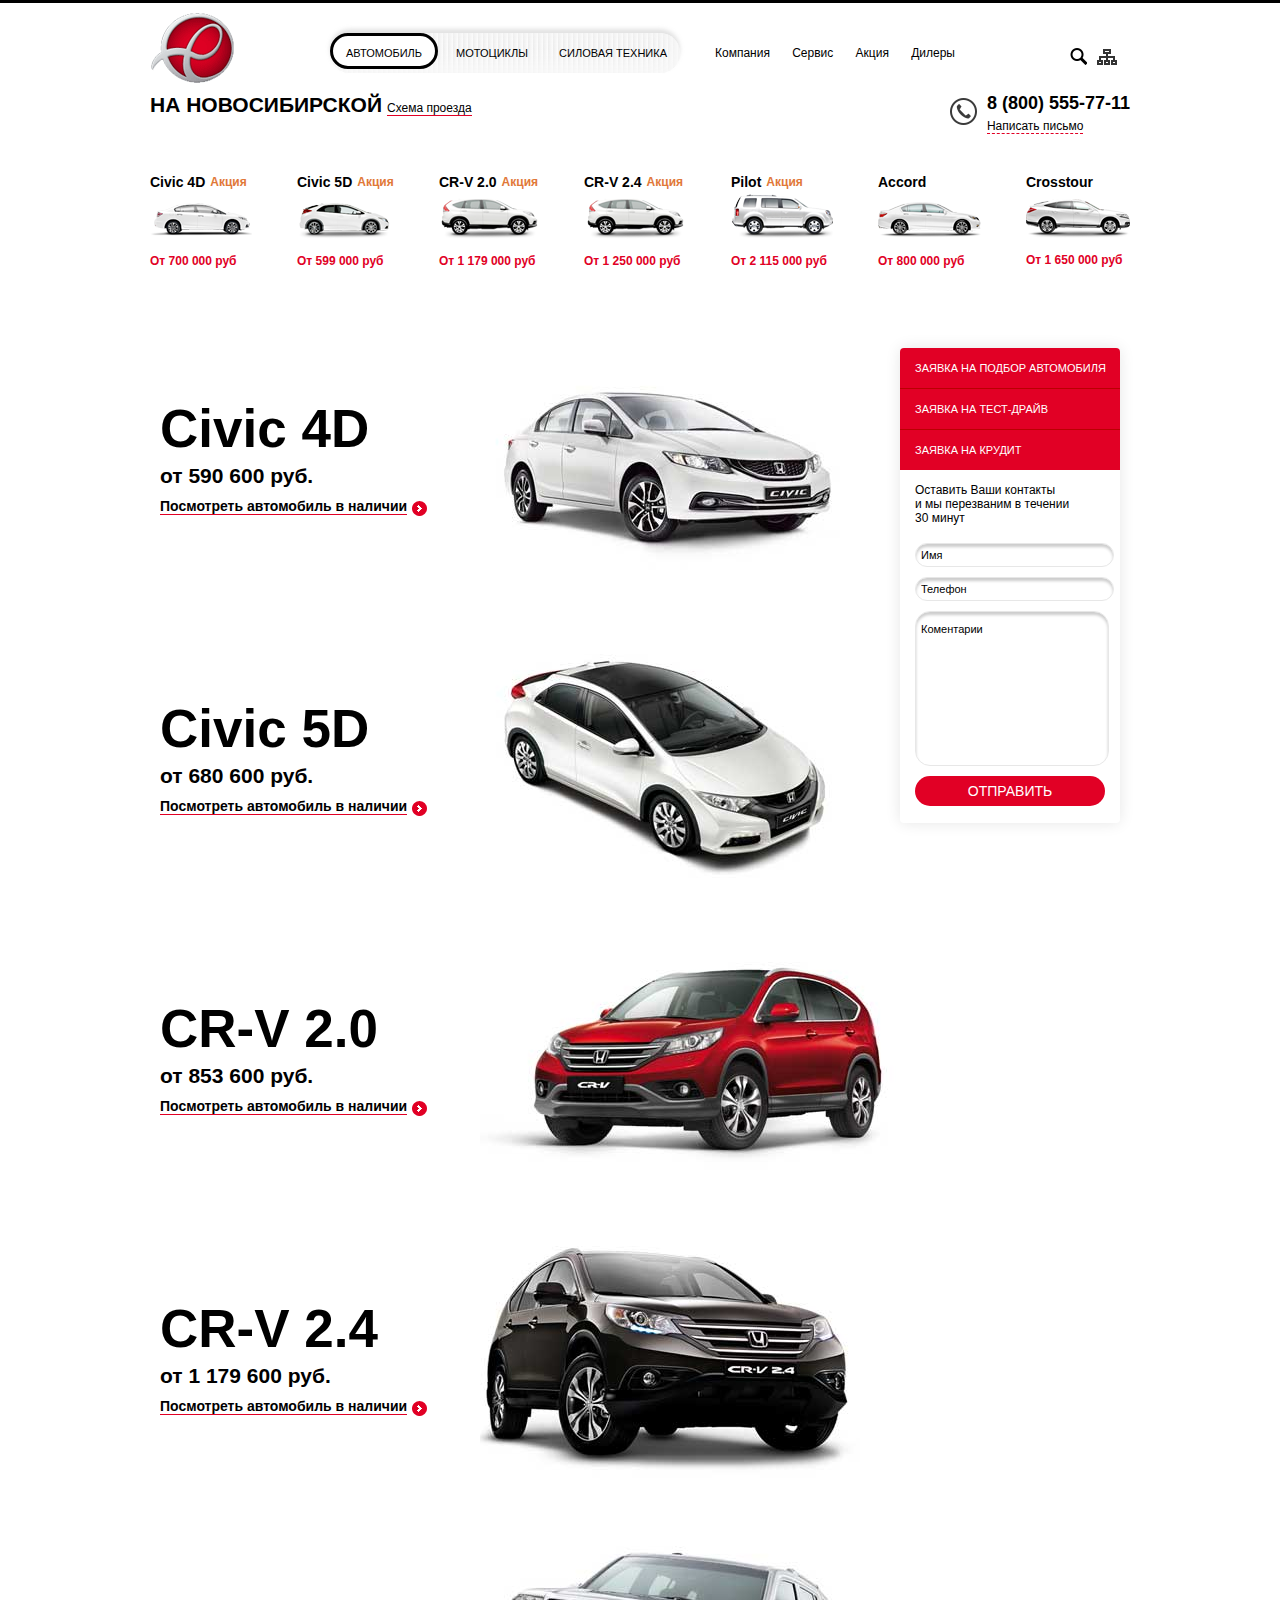
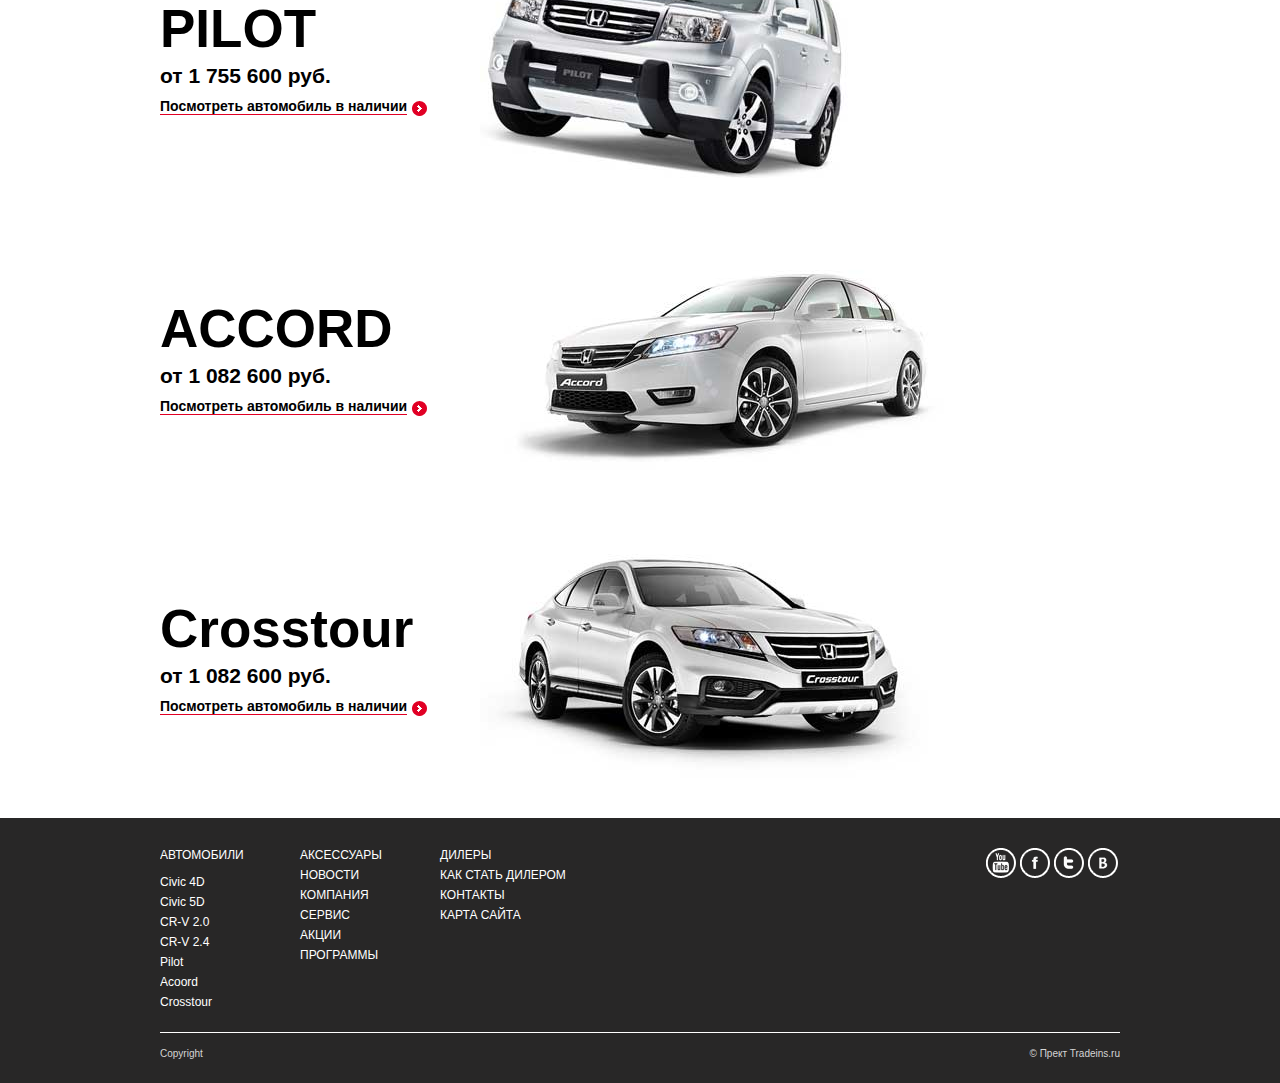
<file: desktop.bundles/list_1/index.html>
<!DOCTYPE html><html class="ua_js_no"><head><meta charset="utf-8"/><meta http-equiv="X-UA-Compatible" content="IE=edge"/><title>testtask</title><script>(function(e,c){e[c]=e[c].replace(/(ua_js_)no/g,"$1yes");})(document.documentElement,"className");</script><meta name="My testtask" content="testtask"/><link rel="stylesheet" href="index.css"/></head><body class="page"><div class="page__header-bg"></div><div class="page__header"><div class="logo"></div><div class="icons"><ul><li class="icons__el"><a href="#" alt="Найти"><img src="../../common.blocks/img/search.png"/></a></li><li class="icons__el"><a href="#" alt="Схема"><img src="../../common.blocks/img/schema.png"/></a></li></ul></div><div class="page__nav"><div class="main-nav"><div class="main-nav__el main-nav__el_check_true"><a href="#">АВТОМОБИЛЬ</a></div><div class="main-nav__el"><a href="#">МОТОЦИКЛЫ</a></div><div class="main-nav__el"><a href="#">СИЛОВАЯ ТЕХНИКА</a></div></div><div class="sub-nav"><div class="sub-nav__el"><a href="#">Компания</a></div><div class="sub-nav__el"><a href="#">Сервис</a></div><div class="sub-nav__el"><a href="#">Акция</a></div><div class="sub-nav__el"><a href="#">Дилеры</a></div></div></div><div class="info"><div class="info__name"><h1>НА НОВОСИБИРСКОЙ</h1><a href="#" alt="Схема проезда">Схема проезда</a></div><div class="info__call"><div><h2>8 (800) 555-77-11</h2><a href="#" alt="Написать письмо">Написать письмо</a></div><div><img src="../../common.blocks/img/call.png"/></div></div></div></div><div class="minicars"><div class="minicars__el"><h2 class="minicars__name minicars__name_share_true">Civic 4D</h2><img src="../../common.blocks/img/min_car_1.png" alt="Civic 4D"/><p>От 700 000 руб</p></div><div class="minicars__el"><h2 class="minicars__name minicars__name_share_true">Civic 5D</h2><img src="../../common.blocks/img/min_car_2.png" alt="Civic 5D"/><p>От 599 000 руб</p></div><div class="minicars__el"><h2 class="minicars__name minicars__name_share_true">CR-V 2.0</h2><img src="../../common.blocks/img/min_car_3.png" alt="CR-V 2.0"/><p>От 1 179 000 руб</p></div><div class="minicars__el"><h2 class="minicars__name minicars__name_share_true">CR-V 2.4</h2><img src="../../common.blocks/img/min_car_4.png" alt="CR-V 2.4"/><p>От 1 250 000 руб</p></div><div class="minicars__el"><h2 class="minicars__name minicars__name_share_true">Pilot</h2><img src="../../common.blocks/img/min_car_5.png" alt="Pilot"/><p>От 2 115 000 руб</p></div><div class="minicars__el"><h2 class="minicars__name">Accord</h2><img src="../../common.blocks/img/min_car_6.png" alt="Accord"/><p>От 800 000 руб</p></div><div class="minicars__el"><h2 class="minicars__name">Crosstour</h2><img src="../../common.blocks/img/min_car_7.png" alt="Crosstour"/><p>От 1 650 000 руб</p></div></div><div class="page__content"><div class="content"><div class="content__el"><div class="content__description"><h2>Civic 4D</h2><p>от 590 600 руб.</p><a href="#" alt="Посмотреть автомобиль в наличии">Посмотреть автомобиль в наличии</a></div><div class="content__pict"><img src="../../common.blocks/img/car_1.jpg" alt="Civic 4D"/></div></div><div class="content__el"><div class="content__description"><h2>Civic 5D</h2><p>от 680 600 руб.</p><a href="#" alt="Посмотреть автомобиль в наличии">Посмотреть автомобиль в наличии</a></div><div class="content__pict"><img src="../../common.blocks/img/car_2.jpg" alt="Civic 5D"/></div></div><div class="content__el"><div class="content__description"><h2>CR-V 2.0</h2><p>от 853 600 руб.</p><a href="#" alt="Посмотреть автомобиль в наличии">Посмотреть автомобиль в наличии</a></div><div class="content__pict"><img src="../../common.blocks/img/car_3.jpg" alt="CR-V 2.0"/></div></div><div class="content__el"><div class="content__description"><h2>CR-V 2.4</h2><p>от 1 179 600 руб.</p><a href="#" alt="Посмотреть автомобиль в наличии">Посмотреть автомобиль в наличии</a></div><div class="content__pict"><img src="../../common.blocks/img/car_4.jpg" alt="CR-V 2.4"/></div></div><div class="content__el"><div class="content__description"><h2>PILOT</h2><p>от 1 755 600 руб.</p><a href="#" alt="Посмотреть автомобиль в наличии">Посмотреть автомобиль в наличии</a></div><div class="content__pict"><img src="../../common.blocks/img/car_5.jpg" alt="PILOT"/></div></div><div class="content__el"><div class="content__description"><h2>ACCORD</h2><p>от 1 082 600 руб.</p><a href="#" alt="Посмотреть автомобиль в наличии">Посмотреть автомобиль в наличии</a></div><div class="content__pict"><img src="../../common.blocks/img/car_6.jpg" alt="ACCORD"/></div></div><div class="content__el"><div class="content__description"><h2>Crosstour</h2><p>от 1 082 600 руб.</p><a href="#" alt="Посмотреть автомобиль в наличии">Посмотреть автомобиль в наличии</a></div><div class="content__pict"><img src="../../common.blocks/img/car_7.jpg" alt="Crosstour"/></div></div></div><div class="sidebar"><div class="sidebar__sidehead"><div class="sidebar__el"><p>ЗАЯВКА НА ПОДБОР АВТОМОБИЛЯ</p></div><div class="sidebar__el"><p>ЗАЯВКА НА ТЕСТ-ДРАЙВ</p></div><div class="sidebar__el"><p>ЗАЯВКА НА КРУДИТ</p></div></div><div class="sidebar__sidecontent"><p>Оставить Ваши контакты <br/> и мы перезваним в течении <br/> 30 минут</p><form class="sidebar__form"><input class="sidebar__name" type="text" name="name" placeholder="Имя"/><input class="sidebar__phone" type="text" name="phone" placeholder="Телефон"/><input class="sidebar__coments" type="text" name="coments" placeholder="Коментарии"/><input class="sidebar__submit" type="submit" value="ОТПРАВИТЬ"/></form></div></div></div><div class="page__footer-bg"><div class="footer"><div class="footer__menu"><h3>АВТОМОБИЛИ</h3><ul class="footer__auto"><li><a href="#" alt="Civic 4D">Civic 4D</a></li><li><a href="#" alt="Civic 5D">Civic 5D</a></li><li><a href="#" alt="CR-V 2.0">CR-V 2.0</a></li><li><a href="#" alt="CR-V 2.4">CR-V 2.4</a></li><li><a href="#" alt="Pilot">Pilot</a></li><li><a href="#" alt="Acoord">Acoord</a></li><li><a href="#" alt="Crosstour">Crosstour</a></li></ul></div><div class="footer__menu"><ul class="footer__el"><li><a href="#" alt="АКСЕССУАРЫ">АКСЕССУАРЫ</a></li></ul><ul class="footer__el"><li><a href="#" alt="НОВОСТИ">НОВОСТИ</a></li></ul><ul class="footer__el"><li><a href="#" alt="КОМПАНИЯ">КОМПАНИЯ</a></li></ul><ul class="footer__el"><li><a href="#" alt="СЕРВИС">СЕРВИС</a></li></ul><ul class="footer__el"><li><a href="#" alt="АКЦИИ">АКЦИИ</a></li></ul><ul class="footer__el"><li><a href="#" alt="ПРОГРАММЫ">ПРОГРАММЫ</a></li></ul></div><div class="footer__menu"><ul class="footer__el"><li><a href="#" alt="ДИЛЕРЫ">ДИЛЕРЫ</a></li></ul><ul class="footer__el"><li><a href="#" alt="КАК СТАТЬ ДИЛЕРОМ">КАК СТАТЬ ДИЛЕРОМ</a></li></ul><ul class="footer__el"><li><a href="#" alt="КОНТАКТЫ">КОНТАКТЫ</a></li></ul><ul class="footer__el"><li><a href="#" alt="КАРТА САЙТА">КАРТА САЙТА</a></li></ul></div><div class="footer__media"><a href="#"><img src="../../common.blocks/img/youtube.png"/></a><a href="#"><img src="../../common.blocks/img/facebook.png"/></a><a href="#"><img src="../../common.blocks/img/twitter.png"/></a><a href="#"><img src="../../common.blocks/img/vk.png"/></a></div><div class="footer__copyrating"><div class="footer__cpr"><p>Copyright</p></div><div class="footer__project"><p>&copy Прект Tradeins.ru</p></div></div></div></div></body></html>
</file>
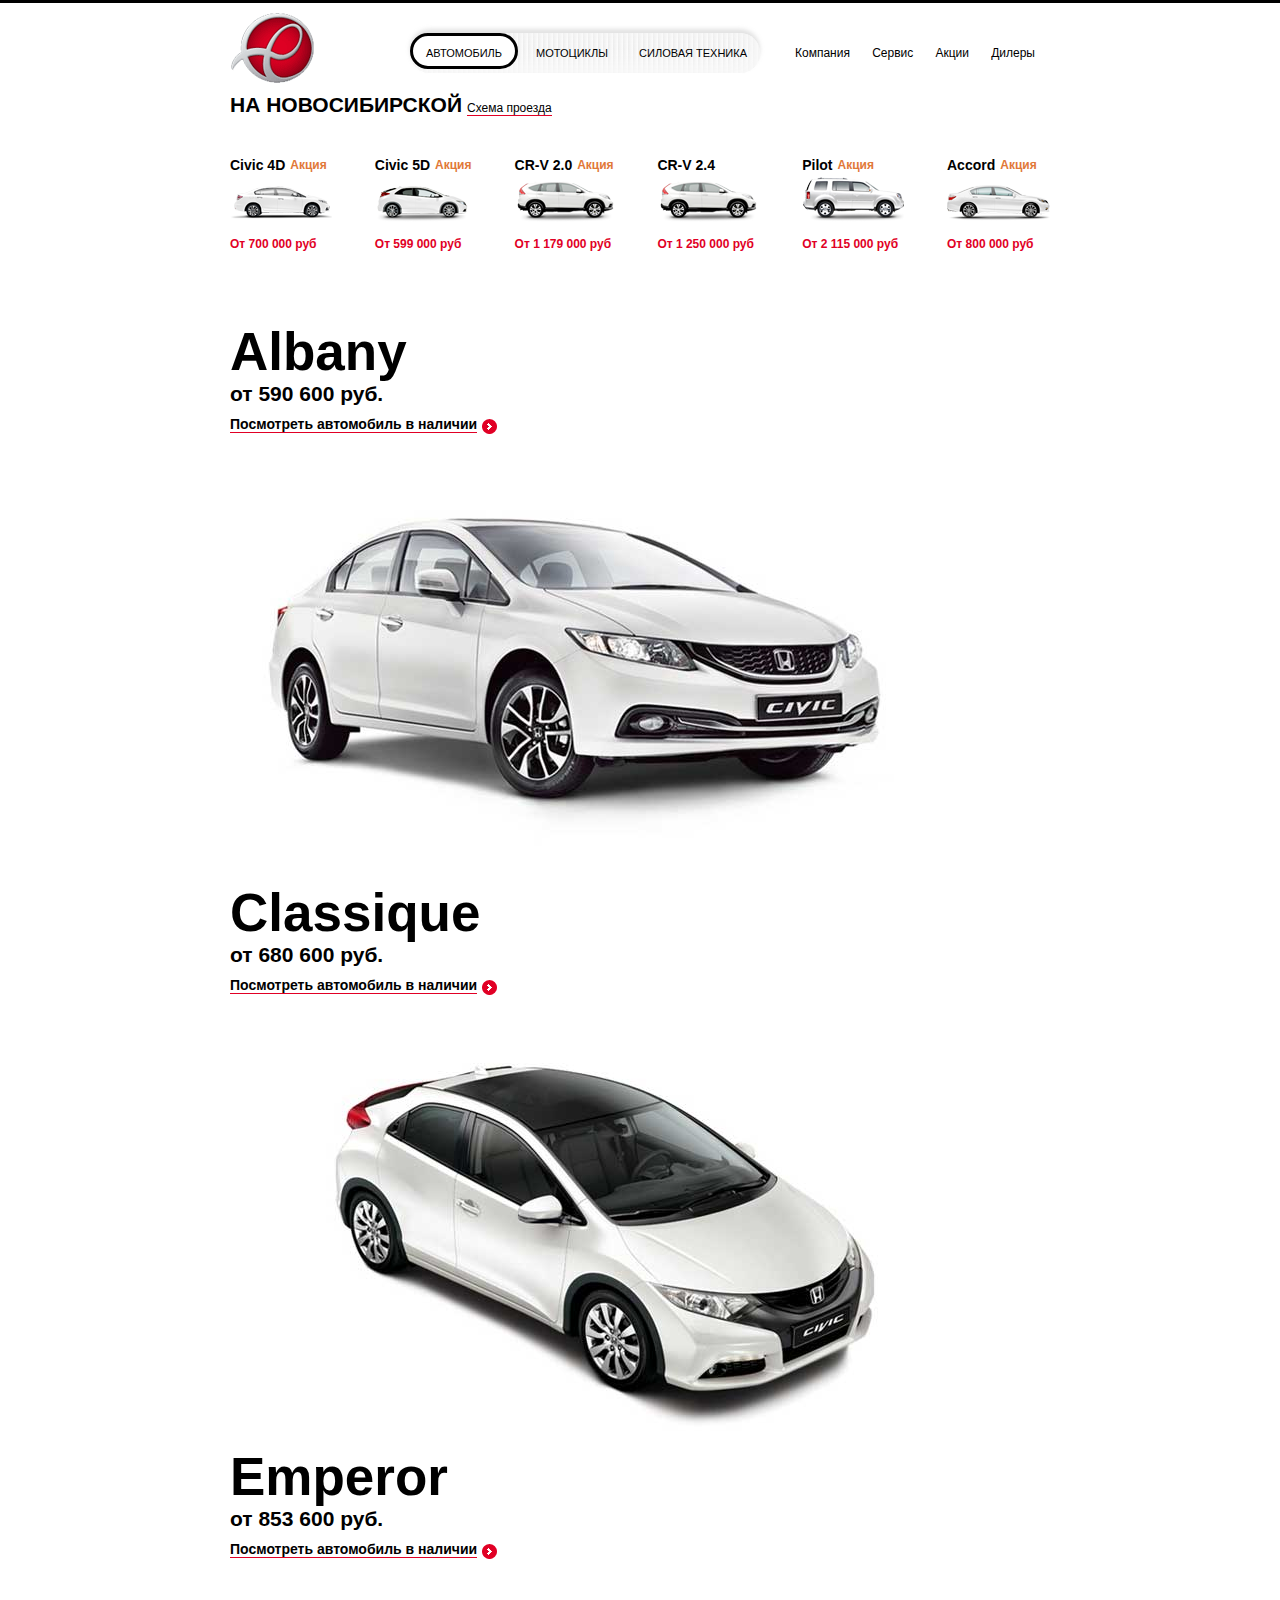
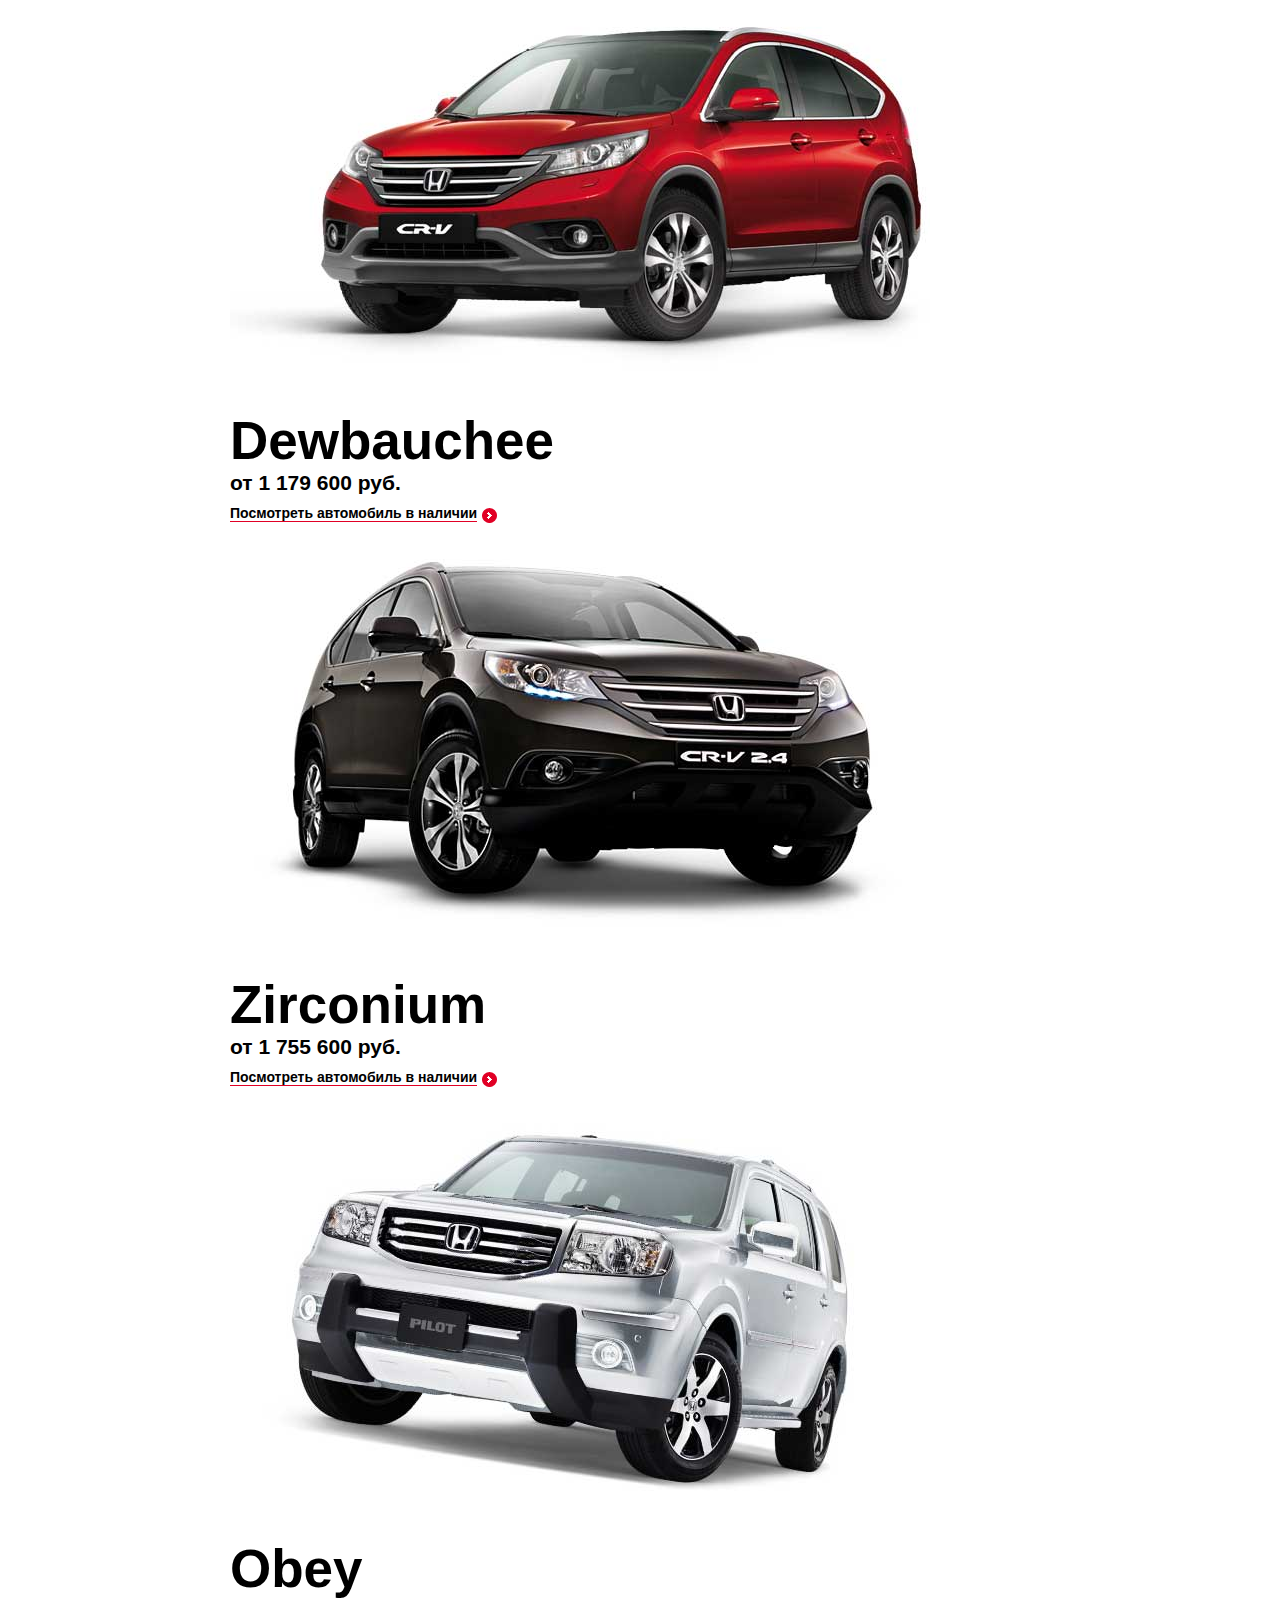
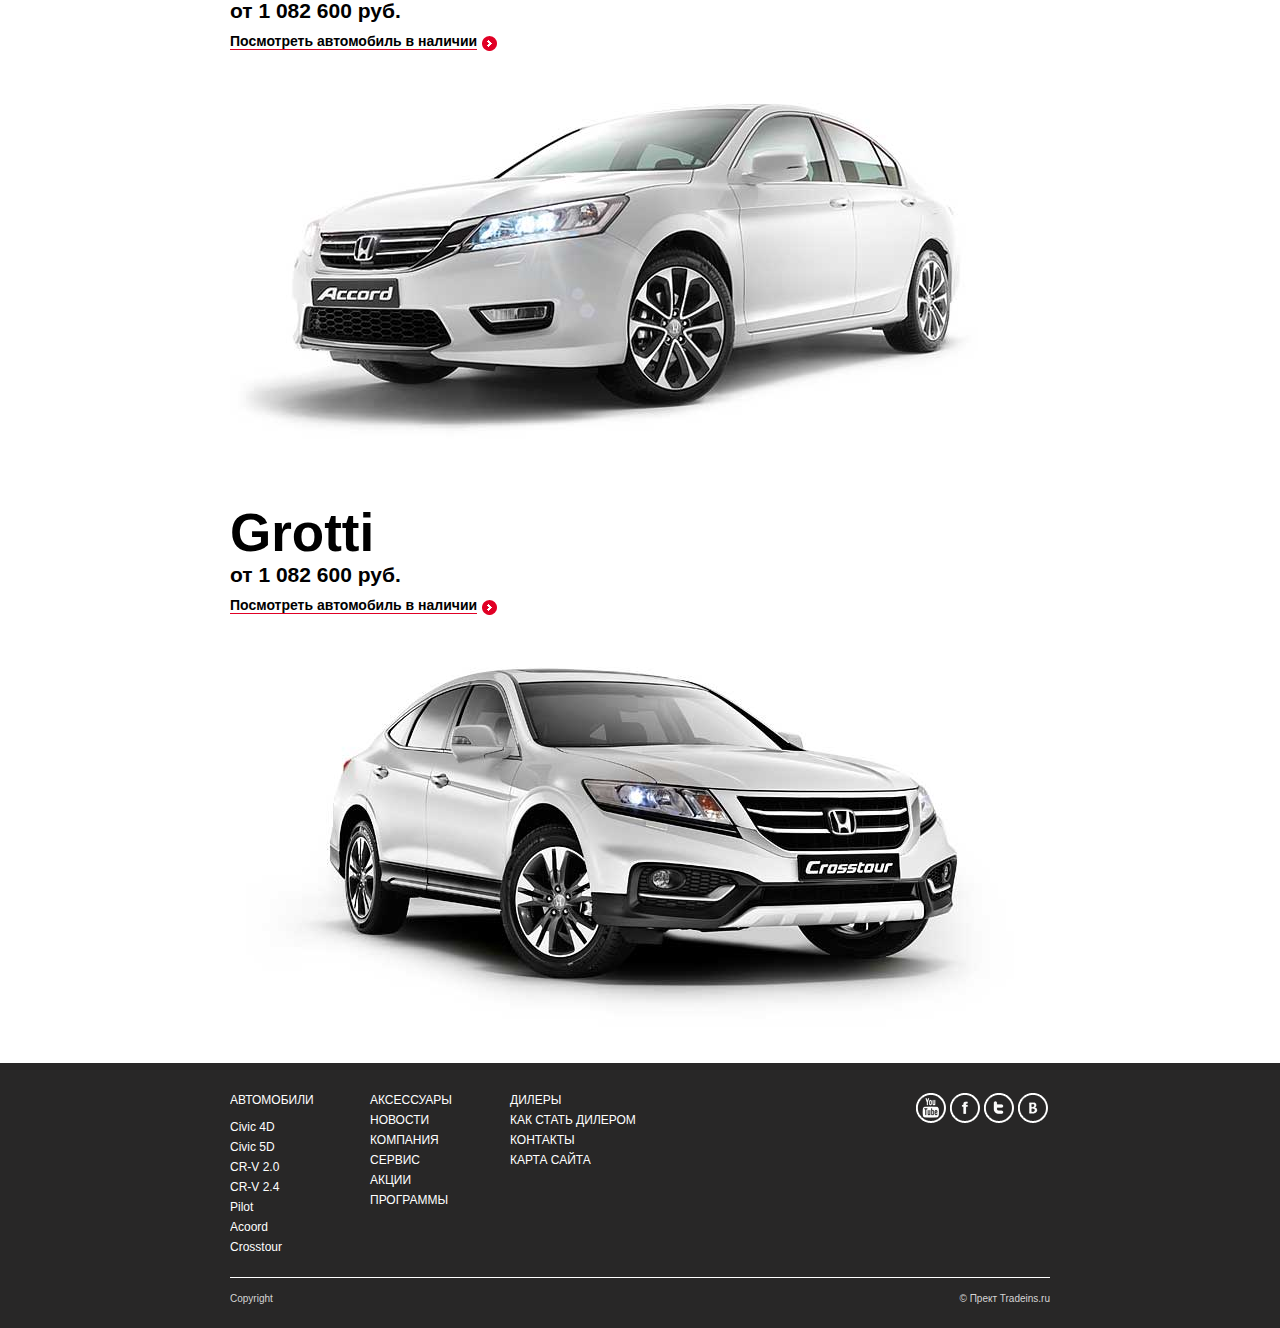
<file: desktop.bundles/list_2/index.html>
<!DOCTYPE html><html class="ua_js_no"><head><meta charset="utf-8"/><meta http-equiv="X-UA-Compatible" content="IE=edge"/><title>testtask</title><script>(function(e,c){e[c]=e[c].replace(/(ua_js_)no/g,"$1yes");})(document.documentElement,"className");</script><meta name="My testtask" content="testtask"/><link rel="stylesheet" href="index.css"/></head><body class="page"><div class="page__header-bg"></div><div class="page__header page__header_size_sm"><div class="logo"></div><div class="page__nav"><div class="main-nav"><div class="main-nav__el main-nav__el_check_true"><a href="#">АВТОМОБИЛЬ</a></div><div class="main-nav__el"><a href="#">МОТОЦИКЛЫ</a></div><div class="main-nav__el"><a href="#">СИЛОВАЯ ТЕХНИКА</a></div></div><div class="sub-nav"><div class="sub-nav__el"><a href="#">Компания</a></div><div class="sub-nav__el"><a href="#">Сервис</a></div><div class="sub-nav__el"><a href="#">Акции</a></div><div class="sub-nav__el"><a href="#">Дилеры</a></div></div></div><div class="info"><div class="info__name"><h1>НА НОВОСИБИРСКОЙ</h1><a href="#" alt="Схема проезда">Схема проезда</a></div></div></div><div class="minicars minicars_size_sm"><div class="minicars__el"><h2 class="minicars__name minicars__name_share_true">Civic 4D</h2><img src="../../common.blocks/img/min_car_1.png" alt="Civic 4D"/><p>От 700 000 руб</p></div><div class="minicars__el"><h2 class="minicars__name minicars__name_share_true">Civic 5D</h2><img src="../../common.blocks/img/min_car_2.png" alt="Civic 5D"/><p>От 599 000 руб</p></div><div class="minicars__el"><h2 class="minicars__name minicars__name_share_true">CR-V 2.0</h2><img src="../../common.blocks/img/min_car_3.png" alt="CR-V 2.0"/><p>От 1 179 000 руб</p></div><div class="minicars__el"><h2 class="minicars__name">CR-V 2.4</h2><img src="../../common.blocks/img/min_car_4.png" alt="CR-V 2.4"/><p>От 1 250 000 руб</p></div><div class="minicars__el"><h2 class="minicars__name minicars__name_share_true">Pilot</h2><img src="../../common.blocks/img/min_car_5.png" alt="Pilot"/><p>От 2 115 000 руб</p></div><div class="minicars__el"><h2 class="minicars__name minicars__name_share_true">Accord</h2><img src="../../common.blocks/img/min_car_6.png" alt="Accord"/><p>От 800 000 руб</p></div></div><div class="page__content-big"><div class="content-big"><div class="content-big__el"><div class="content-big__description"><h2>Albany</h2><p>от 590 600 руб.</p><a href="#" alt="Посмотреть автомобиль в наличии">Посмотреть автомобиль в наличии</a></div><div class="content-big__pict"><img src="../../common.blocks/img/car_1_lg.jpg"/></div></div><div class="content-big__el"><div class="content-big__description"><h2>Classique</h2><p>от 680 600 руб.</p><a href="#" alt="Посмотреть автомобиль в наличии">Посмотреть автомобиль в наличии</a></div><div class="content-big__pict"><img src="../../common.blocks/img/car_2_lg.jpg"/></div></div><div class="content-big__el"><div class="content-big__description"><h2>Emperor</h2><p>от 853 600 руб.</p><a href="#" alt="Посмотреть автомобиль в наличии">Посмотреть автомобиль в наличии</a></div><div class="content-big__pict"><img src="../../common.blocks/img/car_3_lg.jpg"/></div></div><div class="content-big__el"><div class="content-big__description"><h2>Dewbauchee</h2><p>от 1 179 600 руб.</p><a href="#" alt="Посмотреть автомобиль в наличии">Посмотреть автомобиль в наличии</a></div><div class="content-big__pict"><img src="../../common.blocks/img/car_4_lg.jpg"/></div></div><div class="content-big__el"><div class="content-big__description"><h2>Zirconium</h2><p>от 1 755 600 руб.</p><a href="#" alt="Посмотреть автомобиль в наличии">Посмотреть автомобиль в наличии</a></div><div class="content-big__pict"><img src="../../common.blocks/img/car_5_lg.jpg"/></div></div><div class="content-big__el"><div class="content-big__description"><h2>Obey</h2><p>от 1 082 600 руб.</p><a href="#" alt="Посмотреть автомобиль в наличии">Посмотреть автомобиль в наличии</a></div><div class="content-big__pict"><img src="../../common.blocks/img/car_6_lg.jpg"/></div></div><div class="content-big__el"><div class="content-big__description"><h2>Grotti</h2><p>от 1 082 600 руб.</p><a href="#" alt="Посмотреть автомобиль в наличии">Посмотреть автомобиль в наличии</a></div><div class="content-big__pict"><img src="../../common.blocks/img/car_7_lg.jpg"/></div></div></div></div><div class="page__footer-bg"><div class="footer footer_size_sm"><div class="footer__menu"><h3>АВТОМОБИЛИ</h3><ul class="footer__auto"><li><a href="#" alt="Civic 4D">Civic 4D</a></li><li><a href="#" alt="Civic 5D">Civic 5D</a></li><li><a href="#" alt="CR-V 2.0">CR-V 2.0</a></li><li><a href="#" alt="CR-V 2.4">CR-V 2.4</a></li><li><a href="#" alt="Pilot">Pilot</a></li><li><a href="#" alt="Acoord">Acoord</a></li><li><a href="#" alt="Crosstour">Crosstour</a></li></ul></div><div class="footer__menu"><ul class="footer__el"><li><a href="#" alt="АКСЕССУАРЫ">АКСЕССУАРЫ</a></li></ul><ul class="footer__el"><li><a href="#" alt="НОВОСТИ">НОВОСТИ</a></li></ul><ul class="footer__el"><li><a href="#" alt="КОМПАНИЯ">КОМПАНИЯ</a></li></ul><ul class="footer__el"><li><a href="#" alt="СЕРВИС">СЕРВИС</a></li></ul><ul class="footer__el"><li><a href="#" alt="АКЦИИ">АКЦИИ</a></li></ul><ul class="footer__el"><li><a href="#" alt="ПРОГРАММЫ">ПРОГРАММЫ</a></li></ul></div><div class="footer__menu"><ul class="footer__el"><li><a href="#" alt="ДИЛЕРЫ">ДИЛЕРЫ</a></li></ul><ul class="footer__el"><li><a href="#" alt="КАК СТАТЬ ДИЛЕРОМ">КАК СТАТЬ ДИЛЕРОМ</a></li></ul><ul class="footer__el"><li><a href="#" alt="КОНТАКТЫ">КОНТАКТЫ</a></li></ul><ul class="footer__el"><li><a href="#" alt="КАРТА САЙТА">КАРТА САЙТА</a></li></ul></div><div class="footer__media"><a href="#"><img src="../../common.blocks/img/youtube.png"/></a><a href="#"><img src="../../common.blocks/img/facebook.png"/></a><a href="#"><img src="../../common.blocks/img/twitter.png"/></a><a href="#"><img src="../../common.blocks/img/vk.png"/></a></div><div class="footer__copyrating footer__copyrating_size_sm"><div class="footer__cpr"><p>Copyright</p></div><div class="footer__project"><p>&copy Прект Tradeins.ru</p></div></div></div></div></body></html>
</file>
<file: desktop.bundles/list_1/index.css>
/* ../../desktop.blocks/logo/logo.css:begin */
/* line 1, logo.scss */
.logo {
  background: url(../../common.blocks/img/logo.png) center center no-repeat;
  width: 85px;
  height: 70px;
  margin: 10px 0;
  float: left;
}
/* ../../desktop.blocks/logo/logo.css:end */
/* ../../desktop.blocks/icons/icons.css:begin */
/* line 1, icons.scss */
.icons {
  width: 65px;
  float: right;
  margin-top: 40px;
}
/* line 5, icons.scss */
.icons__el {
  text-decoration: none;
  list-style: none;
  display: inline-block;
  padding: 5px;
}
/* ../../desktop.blocks/icons/icons.css:end */
/* ../../desktop.blocks/main-nav/main-nav.css:begin */
/* line 1, main-nav.scss */
.main-nav {
  width: 350px;
  height: 40px;
  border-radius: 20px;
  background: -webkit-repeating-linear-gradient(90deg, #f1f1f1 3px, #e9e9e9 2px, transparent 8px);
  background: repeating-linear-gradient(0deg, #f1f1f1 3px, #e9e9e9 2px, transparent 8px);
  background: -webkit-repeating-linear-gradient(0deg, #f1f1f1 3px, #e9e9e9 2px, transparent 8px);
  background: -o-repeating-linear-gradient(0deg, #f1f1f1 3px, #e9e9e9 2px, transparent 8px);
  box-shadow: inset 0 0 30px whitesmoke, 0 -4px 4px rgba(213, 213, 213, 0.7), inset 0 -10px 20px rgba(255, 255, 255, 0.7);
  display: -webkit-box;
  display: flex;
  display: -webkit-flex;
  display: -ms-flexbox;
  -webkit-box-pack: justify;
  -webkit-justify-content: space-between;
      -ms-flex-pack: justify;
          justify-content: space-between;
}
/* line 20, main-nav.scss */
.main-nav__el {
  padding: 0 8px;
}
/* line 23, main-nav.scss */
.main-nav__el a {
  text-decoration: none;
  list-style: none;
  font: 11px Arial, sans-serif;
  color: #000;
  padding: 10px 5px;
  line-height: 40px;
}
/* line 31, main-nav.scss */
.main-nav__el_check_true {
  border-radius: 20px;
  border: 3px solid #000;
  background: #fff;
  height: 30px;
}
/* line 37, main-nav.scss */
.main-nav__el_check_true a {
  line-height: 35px;
}
/* ../../desktop.blocks/main-nav/main-nav.css:end */
/* ../../desktop.blocks/sub-nav/sub-nav.css:begin */
/* line 1, main-nav.scss */
.sub-nav {
  width: 250px;
  height: 15px;
  margin-top: 11px;
  display: -webkit-box;
  display: flex;
  display: -webkit-flex;
  display: -ms-flexbox;
  -webkit-box-pack: justify;
  -webkit-justify-content: space-between;
      -ms-flex-pack: justify;
          justify-content: space-between;
}

/* line 13, main-nav.scss */
.sub-nav a {
  text-decoration: none;
  list-style: none;
  font: 12px Arial, sans-serif;
  color: #000;
  padding: 5px;
  line-height: 15px;
}
/* ../../desktop.blocks/sub-nav/sub-nav.css:end */
/* ../../desktop.blocks/info/info.css:begin */
/* line 1, info.scss */
.info {
  clear: both;
  margin-top: 15px;
}
/* line 4, info.scss */
.info__name {
  width: 370px;
  float: left;
}
/* line 8, info.scss */
.info__name h1 {
  display: inline-block;
  font: bold 21px Verdana, Arial, sans-serif;
  color: #000;
}
/* line 13, info.scss */
.info__name a {
  display: inline-block;
  font: 12px Arial, sans-serif;
  color: #000;
  border-bottom: 1px solid #e10025;
  margin-left: 5px;
  text-decoration: none;
}
/* line 21, info.scss */
.info__call {
  width: 230px;
  float: right;
}
/* line 25, info.scss */
.info__call div {
  display: inline-block;
  float: right;
}
/* line 29, info.scss */
.info__call h2 {
  font: bold 18px Verdana, Arial, sans-serif;
  color: #000;
}
/* line 33, info.scss */
.info__call a {
  font: 12px Arial, sans-serif;
  color: #000;
  border-bottom: 1px dashed #e10025;
  float: left;
  margin-top: 5px;
  text-decoration: none;
}
/* line 41, info.scss */
.info__call img {
  margin: 5px 10px 0 0;
}
/* ../../desktop.blocks/info/info.css:end */
/* ../../desktop.blocks/minicars/minicars.css:begin */
@charset "UTF-8";
/* line 1, minicars.scss */
.minicars {
  clear: both;
  padding-top: 40px;
  margin: 0 auto;
  width: 980px;
  display: -webkit-box;
  display: flex;
  display: -webkit-flex;
  display: -ms-flexbox;
  -webkit-box-pack: justify;
  -webkit-justify-content: space-between;
      -ms-flex-pack: justify;
          justify-content: space-between;
}
/* line 12, minicars.scss */
.minicars__name {
  font: bold 14px Arial, sans-serif;
  color: #000;
}
/* line 16, minicars.scss */
.minicars__el p {
  font: bold 12px Arial, sans-serif;
  color: #e10025;
  padding-top: 10px;
}

/* line 23, minicars.scss */
.minicars__name_share_true:after {
  content: 'Акция';
  font: bold 12px Arial, sans-serif;
  color: #e17838;
  padding-left: 5px;
  position: relative;
  top: -1px;
}

/* line 32, minicars.scss */
.minicars_size_sm {
  width: 820px;
}
/* ../../desktop.blocks/minicars/minicars.css:end */
/* ../../desktop.blocks/content/content.css:begin */
/* line 1, content.scss */
.content {
  width: 700px;
  margin: 50px 10px 0 10px;
  float: left;
  display: -webkit-box;
  display: flex;
  display: -webkit-flex;
  display: -ms-flexbox;
  -webkit-box-orient: vertical;
  -webkit-box-direction: normal;
  -webkit-flex-direction: column;
      -ms-flex-direction: column;
          flex-direction: column;
  -webkit-box-pack: justify;
  -webkit-justify-content: space-between;
      -ms-flex-pack: justify;
          justify-content: space-between;
}
/* line 12, content.scss */
.content__el {
  width: 700px;
  height: 250px;
  margin: 20px  0 30px 0;
}
/* line 17, content.scss */
.content__description {
  width: 300px;
  height: 220px;
  margin-bottom: 30px;
  margin-top: 20px;
  float: left;
}
/* line 23, content.scss */
.content__description h2 {
  font: bold 53px Verdana, Arial, sans-serif;
  position: relative;
  top: 40px;
  left: 0;
}
/* line 29, content.scss */
.content__description p {
  font: bold 21px Verdana, Arial, sans-serif;
  position: relative;
  top: 30px;
  left: 0;
  margin-top: 15px;
}
/* line 36, content.scss */
.content__description a {
  font: bold 14px Verdana, Arial, sans-serif;
  position: relative;
  color: #000;
  top: 40px;
  left: 0;
  margin-top: 15px;
  border-bottom: 1px solid #e10025;
  width: 285px;
  text-decoration: none;
}
/* line 47, content.scss */
.content__description a:after {
  content: '';
  background: url(../../common.blocks/img/row.png) no-repeat;
  position: absolute;
  width: 15px;
  height: 15px;
  margin: 3px 0 0 5px;
}

/* line 58, content.scss */
.content__pict {
  width: 380px;
  height: 220px;
  margin-bottom: 50px;
  float: left;
  padding-left: 20px;
}
/* ../../desktop.blocks/content/content.css:end */
/* ../../desktop.blocks/sidebar/sidebar.css:begin */
/* line 1, sidebar.scss */
.sidebar {
  width: 220px;
  height: 475px;
  margin: 80px 10px 0 10px;
  float: right;
  border-radius: 4px;
  box-shadow: 0 0 15px rgba(0, 0, 0, 0.1);
}
/* line 11, sidebar.scss */
.sidebar__el {
  height: 40px;
  background: #e10025;
  cursor: pointer;
  -webkit-transition: all .2s ease-in-out;
  transition: all .2s ease-in-out;
}
/* line 21, sidebar.scss */
.sidebar__el:hover {
  background: #b90101;
  box-shadow: inset 0 0 5px rgba(0, 0, 0, 0.2);
}
/* line 28, sidebar.scss */
.sidebar__el p {
  font: 11px Arial, sans-serif;
  color: #fff;
  padding-left: 15px;
  line-height: 40px;
}
/* line 34, sidebar.scss */
.sidebar__el:nth-of-type(1) {
  border-radius: 4px 4px 0 0;
}
/* line 37, sidebar.scss */
.sidebar__el:nth-of-type(2) {
  border-bottom: 1px solid #b90101;
  border-top: 1px solid #b90101;
}

/* line 45, sidebar.scss */
.sidebar__name, .sidebar__phone, .sidebar__coments {
  border-radius: 20px;
  border: 1px solid #e7e7e7;
  width: 190px;
  height: 20px;
  margin: 0 15px 10px 15px;
  padding-left: 5px;
  outline: none;
  font: 11px Verdana, Arial, sans-serif;
  vertical-align: top;
  box-shadow: inset 0 3px 3px rgba(0, 0, 0, 0.2);
}

/* line 61, sidebar.scss */
input[type="text"] {
  color: #000;
}

/* line 65, sidebar.scss */
input[type="text"]::-webkit-input-placeholder {
  color: #000;
}

/* line 70, sidebar.scss */
input[type="search"]::-moz-placeholder {
  color: #000;
}

/* line 75, sidebar.scss */
.sidebar__sidecontent p {
  padding: 13px 20px 18px 15px;
  font: 12px Arial, sans-serif;
}
/* line 79, sidebar.scss */
.sidebar__coments {
  height: 155px;
  box-sizing: border-box;
  padding-bottom: 120px;
  border-radius: 15px;
  width: 194px;
}
/* line 86, sidebar.scss */
.sidebar__submit {
  height: 30px;
  width: 190px;
  border-radius: 20px;
  border: none;
  background: #e10025;
  margin: 0 15px 0 15px;
  font: 14px Arial, sans-serif;
  color: #fff;
  outline: none;
  cursor: pointer;
}
/* ../../desktop.blocks/sidebar/sidebar.css:end */
/* ../../desktop.blocks/footer/footer.css:begin */
/* line 1, footer.scss */
.footer {
  width: 960px;
  height: 265px;
  margin: 0 auto;
  overflow: hidden;
  position: relative;
}
/* line 7, footer.scss */
.footer__menu {
  float: left;
  width: 140px;
  height: 160px;
  margin-top: 30px;
  font: 12px Arial, sans-serif;
  color: #fff;
}
/* line 15, footer.scss */
.footer__menu:nth-of-type(1) h3 {
  padding-bottom: 10px;
}
/* line 18, footer.scss */
.footer__auto li {
  padding: 3px 0;
}
/* line 21, footer.scss */
.footer__auto a {
  text-decoration: none;
  list-style: none;
  font: 12px Arial, sans-serif;
  color: #fff;
}
/* line 27, footer.scss */
.footer__el li {
  padding: 6px 0;
}
/* line 30, footer.scss */
.footer__el li:nth-of-type(1) {
  padding-top: 0;
}
/* line 33, footer.scss */
.footer__el a {
  text-decoration: none;
  list-style: none;
  font: 12px Arial, sans-serif;
  color: #fff;
}
/* line 39, footer.scss */
.footer__media {
  float: right;
  margin-top: 30px;
}
/* line 42, footer.scss */
.footer__media a {
  padding: 0 2px;
}
/* line 46, footer.scss */
.footer__copyrating {
  clear: both;
  height: 50px;
  width: 960px;
  margin: 25px auto 0 auto;
  border-top: 1px solid #fff;
  clear: both;
  font: 10px Verdana, Arial, sans-serif;
  color: #d5d5d5;
  position: absolute;
  bottom: 0;
}
/* line 58, footer.scss */
.footer__cpr {
  float: left;
  padding-top: 15px;
}
/* line 62, footer.scss */
.footer__project {
  float: right;
  padding-top: 15px;
}

/* line 68, footer.scss */
.footer_size_sm {
  width: 820px;
}

/* line 72, footer.scss */
.footer__copyrating_size_sm {
  width: 820px;
}
/* ../../desktop.blocks/footer/footer.css:end */
/* ../../desktop.blocks/page/page.css:begin */
/* Welcome to Compass.
 * In this file you should write your main styles. (or centralize your imports)
 * Import this file using the following HTML or equivalent:
 * <link href="/stylesheets/screen.css" media="screen, projection" rel="stylesheet" type="text/css" /> */
/* line 5, ../../../../../../../var/lib/gems/2.1.0/gems/compass-core-1.0.3/stylesheets/compass/reset/_utilities.scss */
html, body, div, span, applet, object, iframe,
h1, h2, h3, h4, h5, h6, p, blockquote, pre,
a, abbr, acronym, address, big, cite, code,
del, dfn, em, img, ins, kbd, q, s, samp,
small, strike, strong, sub, sup, tt, var,
b, u, i, center,
dl, dt, dd, ol, ul, li,
fieldset, form, label, legend,
table, caption, tbody, tfoot, thead, tr, th, td,
article, aside, canvas, details, embed,
figure, figcaption, footer, header, hgroup,
menu, nav, output, ruby, section, summary,
time, mark, audio, video {
  margin: 0;
  padding: 0;
  border: 0;
  font: inherit;
  font-size: 100%;
  vertical-align: baseline;
}

/* line 22, ../../../../../../../var/lib/gems/2.1.0/gems/compass-core-1.0.3/stylesheets/compass/reset/_utilities.scss */
html {
  line-height: 1;
}

/* line 24, ../../../../../../../var/lib/gems/2.1.0/gems/compass-core-1.0.3/stylesheets/compass/reset/_utilities.scss */
ol, ul {
  list-style: none;
}

/* line 26, ../../../../../../../var/lib/gems/2.1.0/gems/compass-core-1.0.3/stylesheets/compass/reset/_utilities.scss */
table {
  border-collapse: collapse;
  border-spacing: 0;
}

/* line 28, ../../../../../../../var/lib/gems/2.1.0/gems/compass-core-1.0.3/stylesheets/compass/reset/_utilities.scss */
caption, th, td {
  text-align: left;
  font-weight: normal;
  vertical-align: middle;
}

/* line 30, ../../../../../../../var/lib/gems/2.1.0/gems/compass-core-1.0.3/stylesheets/compass/reset/_utilities.scss */
q, blockquote {
  quotes: none;
}
/* line 103, ../../../../../../../var/lib/gems/2.1.0/gems/compass-core-1.0.3/stylesheets/compass/reset/_utilities.scss */
q:before, q:after, blockquote:before, blockquote:after {
  content: "";
  content: none;
}

/* line 32, ../../../../../../../var/lib/gems/2.1.0/gems/compass-core-1.0.3/stylesheets/compass/reset/_utilities.scss */
a img {
  border: none;
}

/* line 116, ../../../../../../../var/lib/gems/2.1.0/gems/compass-core-1.0.3/stylesheets/compass/reset/_utilities.scss */
article, aside, details, figcaption, figure, footer, header, hgroup, main, menu, nav, section, summary {
  display: block;
}

/* line 10, page.scss */
body {
  width: 100%;
  min-width: 960px;
}

/* line 15, page.scss */
.page {
  width: 100%;
  background: #fff;
}
/* line 18, page.scss */
.page__header-bg {
  width: 100%;
  height: 3px;
  background: #000;
}
/* line 23, page.scss */
.page__header {
  width: 980px;
  margin: 0 auto;
}
/* line 27, page.scss */
.page__nav {
  width: 630px;
  margin-left: 180px;
  padding-top: 30px;
  display: -webkit-box;
  display: flex;
  display: -webkit-flex;
  display: -ms-flexbox;
  -webkit-box-pack: justify;
  -webkit-justify-content: space-between;
      -ms-flex-pack: justify;
          justify-content: space-between;
}
/* line 38, page.scss */
.page__content {
  width: 980px;
  margin: 0 auto;
}
/* line 42, page.scss */
.page__content-big {
  width: 820px;
  margin: 0 auto;
}
/* line 46, page.scss */
.page__footer-bg {
  background: #282727;
  height: 265px;
  clear: both;
}

/* line 53, page.scss */
.page__header_size_sm {
  width: 820px;
}
/* ../../desktop.blocks/page/page.css:end */
</file>
<file: desktop.bundles/list_2/index.css>
/* ../../desktop.blocks/logo/logo.css:begin */
/* line 1, logo.scss */
.logo {
  background: url(../../common.blocks/img/logo.png) center center no-repeat;
  width: 85px;
  height: 70px;
  margin: 10px 0;
  float: left;
}
/* ../../desktop.blocks/logo/logo.css:end */
/* ../../desktop.blocks/main-nav/main-nav.css:begin */
/* line 1, main-nav.scss */
.main-nav {
  width: 350px;
  height: 40px;
  border-radius: 20px;
  background: -webkit-repeating-linear-gradient(90deg, #f1f1f1 3px, #e9e9e9 2px, transparent 8px);
  background: repeating-linear-gradient(0deg, #f1f1f1 3px, #e9e9e9 2px, transparent 8px);
  background: -webkit-repeating-linear-gradient(0deg, #f1f1f1 3px, #e9e9e9 2px, transparent 8px);
  background: -o-repeating-linear-gradient(0deg, #f1f1f1 3px, #e9e9e9 2px, transparent 8px);
  box-shadow: inset 0 0 30px whitesmoke, 0 -4px 4px rgba(213, 213, 213, 0.7), inset 0 -10px 20px rgba(255, 255, 255, 0.7);
  display: -webkit-box;
  display: flex;
  display: -webkit-flex;
  display: -ms-flexbox;
  -webkit-box-pack: justify;
  -webkit-justify-content: space-between;
      -ms-flex-pack: justify;
          justify-content: space-between;
}
/* line 20, main-nav.scss */
.main-nav__el {
  padding: 0 8px;
}
/* line 23, main-nav.scss */
.main-nav__el a {
  text-decoration: none;
  list-style: none;
  font: 11px Arial, sans-serif;
  color: #000;
  padding: 10px 5px;
  line-height: 40px;
}
/* line 31, main-nav.scss */
.main-nav__el_check_true {
  border-radius: 20px;
  border: 3px solid #000;
  background: #fff;
  height: 30px;
}
/* line 37, main-nav.scss */
.main-nav__el_check_true a {
  line-height: 35px;
}
/* ../../desktop.blocks/main-nav/main-nav.css:end */
/* ../../desktop.blocks/sub-nav/sub-nav.css:begin */
/* line 1, main-nav.scss */
.sub-nav {
  width: 250px;
  height: 15px;
  margin-top: 11px;
  display: -webkit-box;
  display: flex;
  display: -webkit-flex;
  display: -ms-flexbox;
  -webkit-box-pack: justify;
  -webkit-justify-content: space-between;
      -ms-flex-pack: justify;
          justify-content: space-between;
}

/* line 13, main-nav.scss */
.sub-nav a {
  text-decoration: none;
  list-style: none;
  font: 12px Arial, sans-serif;
  color: #000;
  padding: 5px;
  line-height: 15px;
}
/* ../../desktop.blocks/sub-nav/sub-nav.css:end */
/* ../../desktop.blocks/info/info.css:begin */
/* line 1, info.scss */
.info {
  clear: both;
  margin-top: 15px;
}
/* line 4, info.scss */
.info__name {
  width: 370px;
  float: left;
}
/* line 8, info.scss */
.info__name h1 {
  display: inline-block;
  font: bold 21px Verdana, Arial, sans-serif;
  color: #000;
}
/* line 13, info.scss */
.info__name a {
  display: inline-block;
  font: 12px Arial, sans-serif;
  color: #000;
  border-bottom: 1px solid #e10025;
  margin-left: 5px;
  text-decoration: none;
}
/* line 21, info.scss */
.info__call {
  width: 230px;
  float: right;
}
/* line 25, info.scss */
.info__call div {
  display: inline-block;
  float: right;
}
/* line 29, info.scss */
.info__call h2 {
  font: bold 18px Verdana, Arial, sans-serif;
  color: #000;
}
/* line 33, info.scss */
.info__call a {
  font: 12px Arial, sans-serif;
  color: #000;
  border-bottom: 1px dashed #e10025;
  float: left;
  margin-top: 5px;
  text-decoration: none;
}
/* line 41, info.scss */
.info__call img {
  margin: 5px 10px 0 0;
}
/* ../../desktop.blocks/info/info.css:end */
/* ../../desktop.blocks/minicars/minicars.css:begin */
@charset "UTF-8";
/* line 1, minicars.scss */
.minicars {
  clear: both;
  padding-top: 40px;
  margin: 0 auto;
  width: 980px;
  display: -webkit-box;
  display: flex;
  display: -webkit-flex;
  display: -ms-flexbox;
  -webkit-box-pack: justify;
  -webkit-justify-content: space-between;
      -ms-flex-pack: justify;
          justify-content: space-between;
}
/* line 12, minicars.scss */
.minicars__name {
  font: bold 14px Arial, sans-serif;
  color: #000;
}
/* line 16, minicars.scss */
.minicars__el p {
  font: bold 12px Arial, sans-serif;
  color: #e10025;
  padding-top: 10px;
}

/* line 23, minicars.scss */
.minicars__name_share_true:after {
  content: 'Акция';
  font: bold 12px Arial, sans-serif;
  color: #e17838;
  padding-left: 5px;
  position: relative;
  top: -1px;
}

/* line 32, minicars.scss */
.minicars_size_sm {
  width: 820px;
}
/* ../../desktop.blocks/minicars/minicars.css:end */
/* ../../desktop.blocks/content-big/content-big.css:begin */
/* line 1, content-big.scss */
.content-big {
  width: 100%;
  margin-top: 70px;
}
/* line 4, content-big.scss */
.content-big__el {
  width: 100%;
}
/* line 8, content-big.scss */
.content-big__description h2 {
  font: bold 53px Verdana, Arial, sans-serif;
  position: relative;
  top: 0;
  left: 0;
}
/* line 14, content-big.scss */
.content-big__description p {
  font: bold 21px Verdana, Arial, sans-serif;
  position: relative;
  top: 0;
  left: 0;
}
/* line 20, content-big.scss */
.content-big__description a {
  font: bold 14px Verdana, Arial, sans-serif;
  position: relative;
  color: #000;
  top: 10px;
  left: 0;
  border-bottom: 1px solid #e10025;
  width: 285px;
  text-decoration: none;
}
/* line 30, content-big.scss */
.content-big__description a:after {
  content: '';
  background: url(../../common.blocks/img/row.png) no-repeat;
  position: absolute;
  width: 15px;
  height: 15px;
  margin: 3px 0 0 5px;
}

/* line 41, content-big.scss */
.content__pict {
  padding-left: -30px;
}
/* ../../desktop.blocks/content-big/content-big.css:end */
/* ../../desktop.blocks/footer/footer.css:begin */
/* line 1, footer.scss */
.footer {
  width: 960px;
  height: 265px;
  margin: 0 auto;
  overflow: hidden;
  position: relative;
}
/* line 7, footer.scss */
.footer__menu {
  float: left;
  width: 140px;
  height: 160px;
  margin-top: 30px;
  font: 12px Arial, sans-serif;
  color: #fff;
}
/* line 15, footer.scss */
.footer__menu:nth-of-type(1) h3 {
  padding-bottom: 10px;
}
/* line 18, footer.scss */
.footer__auto li {
  padding: 3px 0;
}
/* line 21, footer.scss */
.footer__auto a {
  text-decoration: none;
  list-style: none;
  font: 12px Arial, sans-serif;
  color: #fff;
}
/* line 27, footer.scss */
.footer__el li {
  padding: 6px 0;
}
/* line 30, footer.scss */
.footer__el li:nth-of-type(1) {
  padding-top: 0;
}
/* line 33, footer.scss */
.footer__el a {
  text-decoration: none;
  list-style: none;
  font: 12px Arial, sans-serif;
  color: #fff;
}
/* line 39, footer.scss */
.footer__media {
  float: right;
  margin-top: 30px;
}
/* line 42, footer.scss */
.footer__media a {
  padding: 0 2px;
}
/* line 46, footer.scss */
.footer__copyrating {
  clear: both;
  height: 50px;
  width: 960px;
  margin: 25px auto 0 auto;
  border-top: 1px solid #fff;
  clear: both;
  font: 10px Verdana, Arial, sans-serif;
  color: #d5d5d5;
  position: absolute;
  bottom: 0;
}
/* line 58, footer.scss */
.footer__cpr {
  float: left;
  padding-top: 15px;
}
/* line 62, footer.scss */
.footer__project {
  float: right;
  padding-top: 15px;
}

/* line 68, footer.scss */
.footer_size_sm {
  width: 820px;
}

/* line 72, footer.scss */
.footer__copyrating_size_sm {
  width: 820px;
}
/* ../../desktop.blocks/footer/footer.css:end */
/* ../../libs/bem-core/desktop.blocks/page/page.css:begin */
.page
{
	width: 1020px;
	margin: 0 auto;
}
/* ../../libs/bem-core/desktop.blocks/page/page.css:end */
/* ../../desktop.blocks/page/page.css:begin */
/* Welcome to Compass.
 * In this file you should write your main styles. (or centralize your imports)
 * Import this file using the following HTML or equivalent:
 * <link href="/stylesheets/screen.css" media="screen, projection" rel="stylesheet" type="text/css" /> */
/* line 5, ../../../../../../../var/lib/gems/2.1.0/gems/compass-core-1.0.3/stylesheets/compass/reset/_utilities.scss */
html, body, div, span, applet, object, iframe,
h1, h2, h3, h4, h5, h6, p, blockquote, pre,
a, abbr, acronym, address, big, cite, code,
del, dfn, em, img, ins, kbd, q, s, samp,
small, strike, strong, sub, sup, tt, var,
b, u, i, center,
dl, dt, dd, ol, ul, li,
fieldset, form, label, legend,
table, caption, tbody, tfoot, thead, tr, th, td,
article, aside, canvas, details, embed,
figure, figcaption, footer, header, hgroup,
menu, nav, output, ruby, section, summary,
time, mark, audio, video {
  margin: 0;
  padding: 0;
  border: 0;
  font: inherit;
  font-size: 100%;
  vertical-align: baseline;
}

/* line 22, ../../../../../../../var/lib/gems/2.1.0/gems/compass-core-1.0.3/stylesheets/compass/reset/_utilities.scss */
html {
  line-height: 1;
}

/* line 24, ../../../../../../../var/lib/gems/2.1.0/gems/compass-core-1.0.3/stylesheets/compass/reset/_utilities.scss */
ol, ul {
  list-style: none;
}

/* line 26, ../../../../../../../var/lib/gems/2.1.0/gems/compass-core-1.0.3/stylesheets/compass/reset/_utilities.scss */
table {
  border-collapse: collapse;
  border-spacing: 0;
}

/* line 28, ../../../../../../../var/lib/gems/2.1.0/gems/compass-core-1.0.3/stylesheets/compass/reset/_utilities.scss */
caption, th, td {
  text-align: left;
  font-weight: normal;
  vertical-align: middle;
}

/* line 30, ../../../../../../../var/lib/gems/2.1.0/gems/compass-core-1.0.3/stylesheets/compass/reset/_utilities.scss */
q, blockquote {
  quotes: none;
}
/* line 103, ../../../../../../../var/lib/gems/2.1.0/gems/compass-core-1.0.3/stylesheets/compass/reset/_utilities.scss */
q:before, q:after, blockquote:before, blockquote:after {
  content: "";
  content: none;
}

/* line 32, ../../../../../../../var/lib/gems/2.1.0/gems/compass-core-1.0.3/stylesheets/compass/reset/_utilities.scss */
a img {
  border: none;
}

/* line 116, ../../../../../../../var/lib/gems/2.1.0/gems/compass-core-1.0.3/stylesheets/compass/reset/_utilities.scss */
article, aside, details, figcaption, figure, footer, header, hgroup, main, menu, nav, section, summary {
  display: block;
}

/* line 10, page.scss */
body {
  width: 100%;
  min-width: 960px;
}

/* line 15, page.scss */
.page {
  width: 100%;
  background: #fff;
}
/* line 18, page.scss */
.page__header-bg {
  width: 100%;
  height: 3px;
  background: #000;
}
/* line 23, page.scss */
.page__header {
  width: 980px;
  margin: 0 auto;
}
/* line 27, page.scss */
.page__nav {
  width: 630px;
  margin-left: 180px;
  padding-top: 30px;
  display: -webkit-box;
  display: flex;
  display: -webkit-flex;
  display: -ms-flexbox;
  -webkit-box-pack: justify;
  -webkit-justify-content: space-between;
      -ms-flex-pack: justify;
          justify-content: space-between;
}
/* line 38, page.scss */
.page__content {
  width: 980px;
  margin: 0 auto;
}
/* line 42, page.scss */
.page__content-big {
  width: 820px;
  margin: 0 auto;
}
/* line 46, page.scss */
.page__footer-bg {
  background: #282727;
  height: 265px;
  clear: both;
}

/* line 53, page.scss */
.page__header_size_sm {
  width: 820px;
}
/* ../../desktop.blocks/page/page.css:end */
</file>
